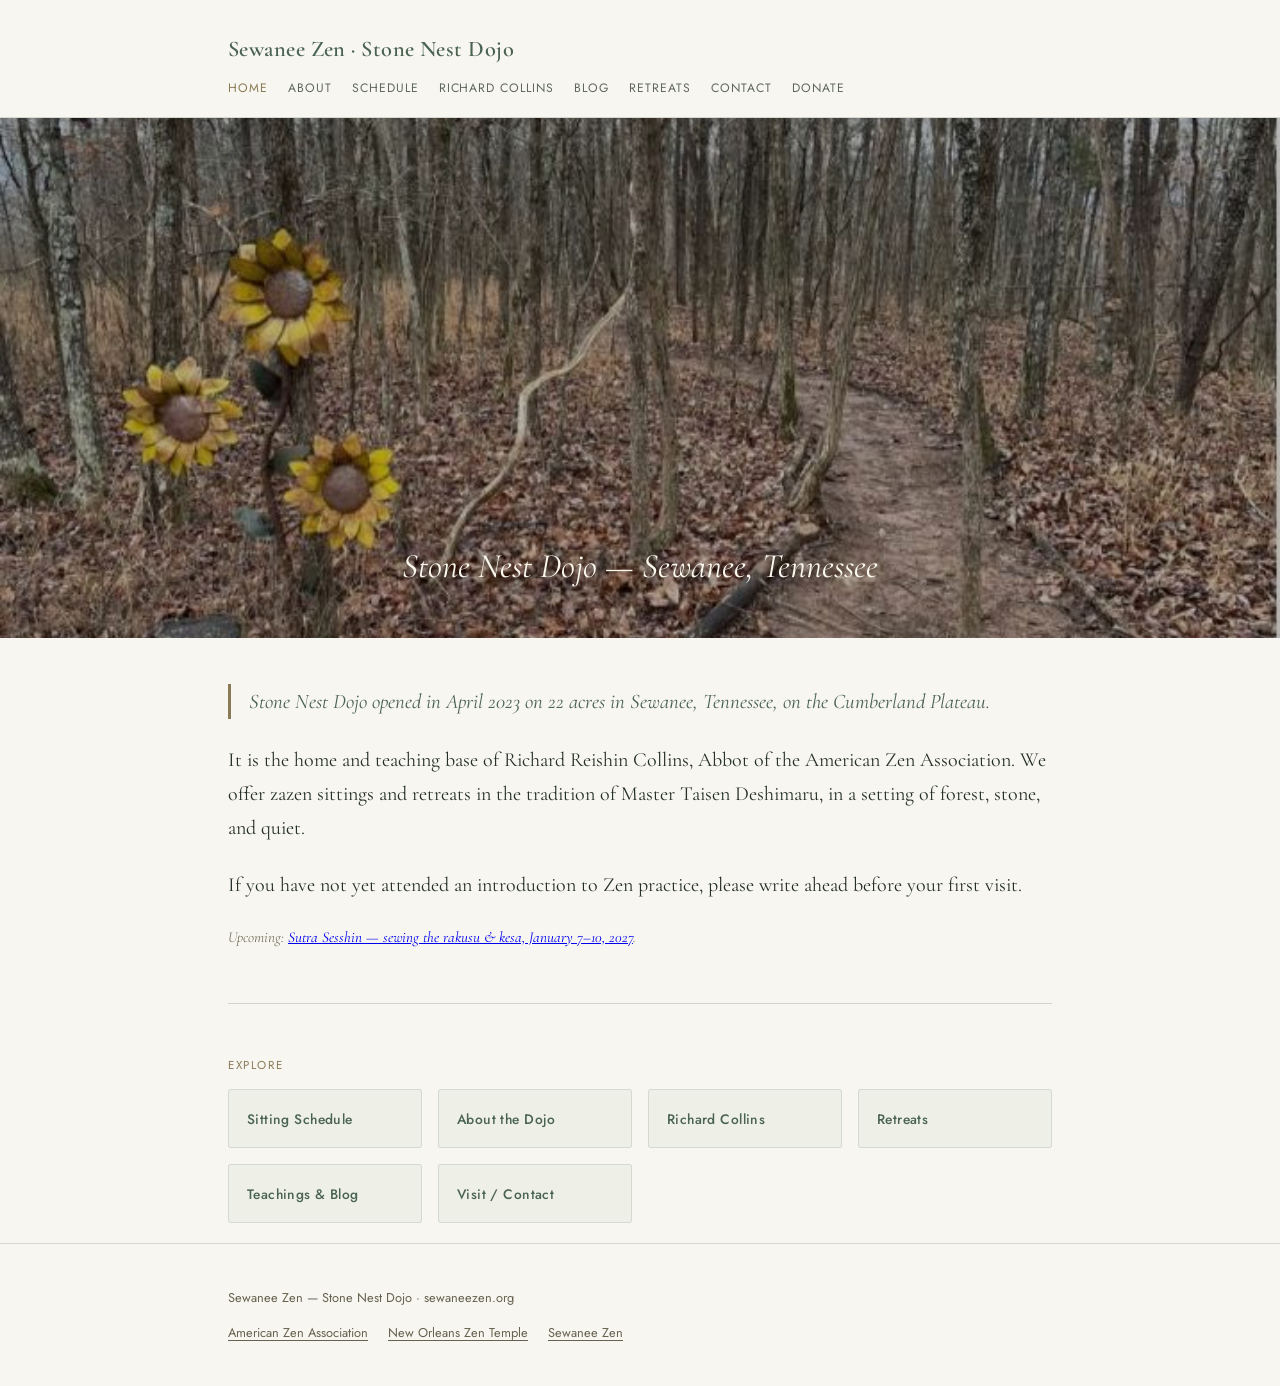
<file: index.html>
<!doctype html>
<html lang="en">
<head>
<meta charset="utf-8">
<meta name="viewport" content="width=device-width, initial-scale=1">
<title>Home · Sewanee Zen — Stone Nest Dojo</title>
<meta name="description" content="Welcome — Sewanee Zen — Stone Nest Dojo">
<link rel="stylesheet" href="style.css">
</head>
<body>
<header class="site-header">
  <div class="wrap">
    <a class="brand" href="index.html">Sewanee Zen &middot; Stone Nest Dojo</a>
    <nav>
      <a href="index.html" class="active">Home</a>
      <a href="about.html">About</a>
      <a href="schedule.html">Schedule</a>
      <a href="richard-collins.html">Richard Collins</a>
      <a href="blog.html">Blog</a>
      <a href="retreats.html">Retreats</a>
      <a href="contact.html">Contact</a>
      <a href="donate.html">Donate</a>
    </nav>
  </div>
</header>

<div class="hero-wrap">
  <img src="images/sewanee_sunflower_trail.jpg" alt="Sewanee Zen — Stone Nest Dojo">
  <div class="hero-overlay"><div class="wrap"><p class="hero-tagline">Stone Nest Dojo — Sewanee, Tennessee</p></div></div>
</div>
<main class="wrap">
  
  <div class="content">
  
  <p class="lead">Stone Nest Dojo opened in April 2023 on 22 acres in Sewanee, Tennessee, on the Cumberland Plateau.</p>
  <p>It is the home and teaching base of Richard Reishin Collins, Abbot of the American Zen Association. We offer zazen sittings and retreats in the tradition of Master Taisen Deshimaru, in a setting of forest, stone, and quiet.</p>
  <p>If you have not yet attended an introduction to Zen practice, please write ahead before your first visit.</p>
  <p class="note-soft">Upcoming: <a href="sewing-sesshin.html">Sutra Sesshin — sewing the rakusu &amp; kesa, January 7–10, 2027</a>.</p>
  <hr class="divider">
  <p class="eyebrow" style="margin-top:0;">Explore</p>
  <div class="card-row">
    <a class="card" href="schedule.html"><div class="card-title">Sitting Schedule</div></a>
    <a class="card" href="about.html"><div class="card-title">About the Dojo</div></a>
    <a class="card" href="richard-collins.html"><div class="card-title">Richard Collins</div></a>
    <a class="card" href="retreats.html"><div class="card-title">Retreats</div></a>
    <a class="card" href="blog.html"><div class="card-title">Teachings &amp; Blog</div></a>
    <a class="card" href="contact.html"><div class="card-title">Visit / Contact</div></a>
  </div>

  </div>
</main>
<footer class="site-footer">
  <div class="wrap">
    <p>Sewanee Zen — Stone Nest Dojo &middot; sewaneezen.org</p>
    <p class="crosslinks"><a href="https://americanzenassociation.org">American Zen Association</a> <a href="https://neworleanszentemple.org">New Orleans Zen Temple</a> <a href="https://sewaneezen.org">Sewanee Zen</a></p>
  </div>
</footer>
</body>
</html>
</file>
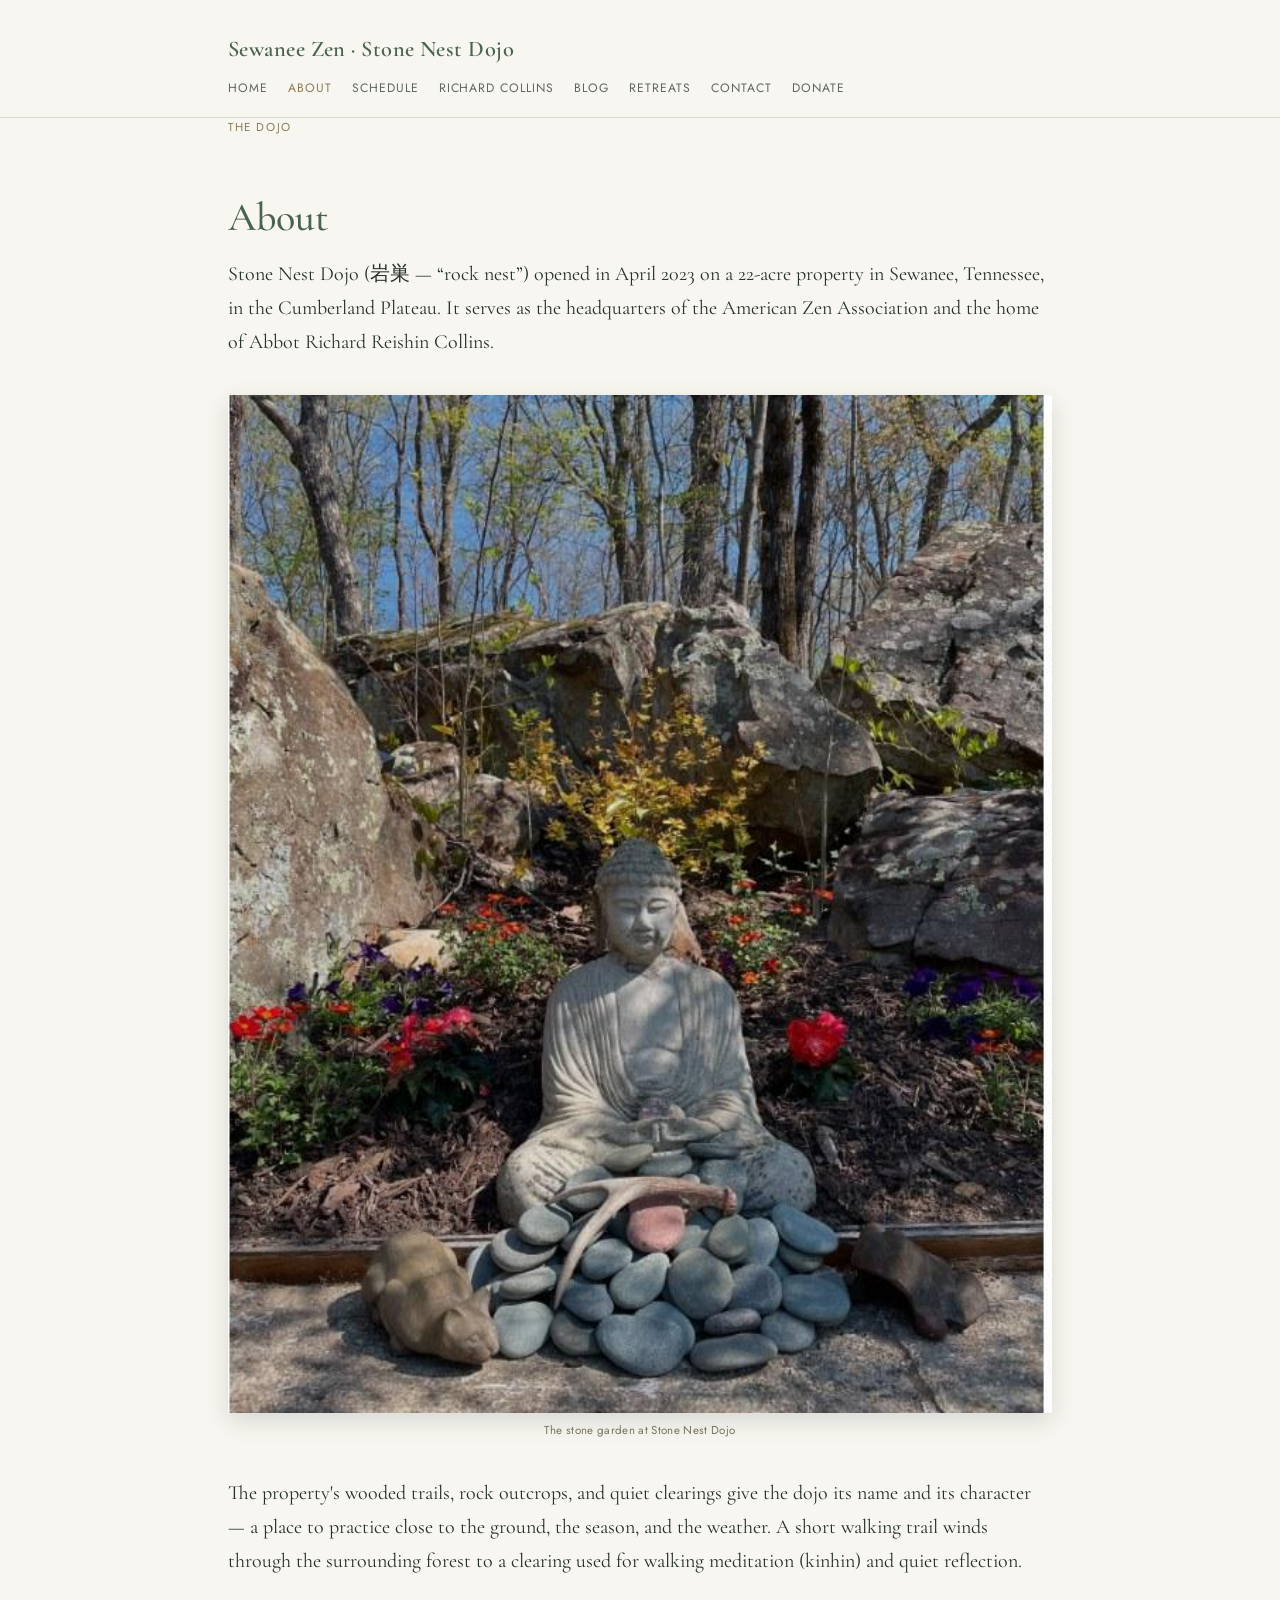
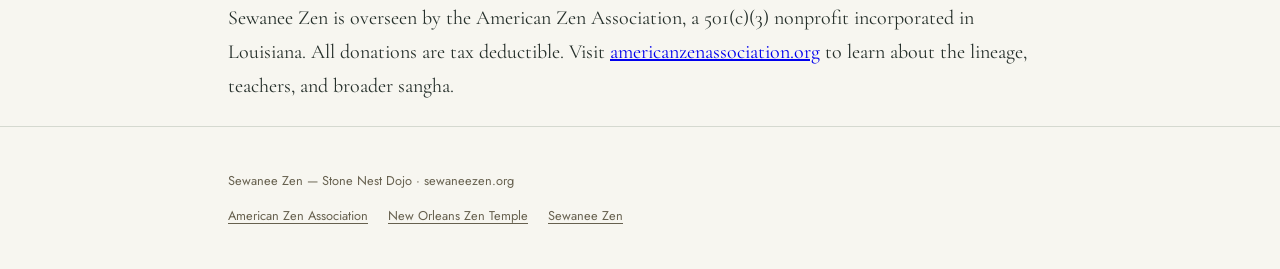
<file: about.html>
<!doctype html>
<html lang="en">
<head>
<meta charset="utf-8">
<meta name="viewport" content="width=device-width, initial-scale=1">
<title>About · Sewanee Zen — Stone Nest Dojo</title>
<meta name="description" content="The Dojo — Sewanee Zen — Stone Nest Dojo">
<link rel="stylesheet" href="style.css">
</head>
<body>
<header class="site-header">
  <div class="wrap">
    <a class="brand" href="index.html">Sewanee Zen &middot; Stone Nest Dojo</a>
    <nav>
      <a href="index.html">Home</a>
      <a href="about.html" class="active">About</a>
      <a href="schedule.html">Schedule</a>
      <a href="richard-collins.html">Richard Collins</a>
      <a href="blog.html">Blog</a>
      <a href="retreats.html">Retreats</a>
      <a href="contact.html">Contact</a>
      <a href="donate.html">Donate</a>
    </nav>
  </div>
</header>

<main class="wrap">
  <p class="eyebrow">The Dojo</p><h1 class="page-title">About</h1>
  <div class="content">
  
  <p>Stone Nest Dojo (岩巣 — &ldquo;rock nest&rdquo;) opened in April 2023 on a 22-acre property in Sewanee, Tennessee, in the Cumberland Plateau. It serves as the headquarters of the American Zen Association and the home of Abbot Richard Reishin Collins.</p>
  <figure class="wide-photo">
    <img src="images/sewanee_buddha_garden.jpg" alt="Stone garden at Stone Nest Dojo">
    <figcaption>The stone garden at Stone Nest Dojo</figcaption>
  </figure>
  <p>The property's wooded trails, rock outcrops, and quiet clearings give the dojo its name and its character — a place to practice close to the ground, the season, and the weather. A short walking trail winds through the surrounding forest to a clearing used for walking meditation (kinhin) and quiet reflection.</p>
  <p>Sewanee Zen is overseen by the American Zen Association, a 501(c)(3) nonprofit incorporated in Louisiana. All donations are tax deductible. Visit <a href="https://americanzenassociation.org">americanzenassociation.org</a> to learn about the lineage, teachers, and broader sangha.</p>

  </div>
</main>
<footer class="site-footer">
  <div class="wrap">
    <p>Sewanee Zen — Stone Nest Dojo &middot; sewaneezen.org</p>
    <p class="crosslinks"><a href="https://americanzenassociation.org">American Zen Association</a> <a href="https://neworleanszentemple.org">New Orleans Zen Temple</a> <a href="https://sewaneezen.org">Sewanee Zen</a></p>
  </div>
</footer>
</body>
</html>
</file>
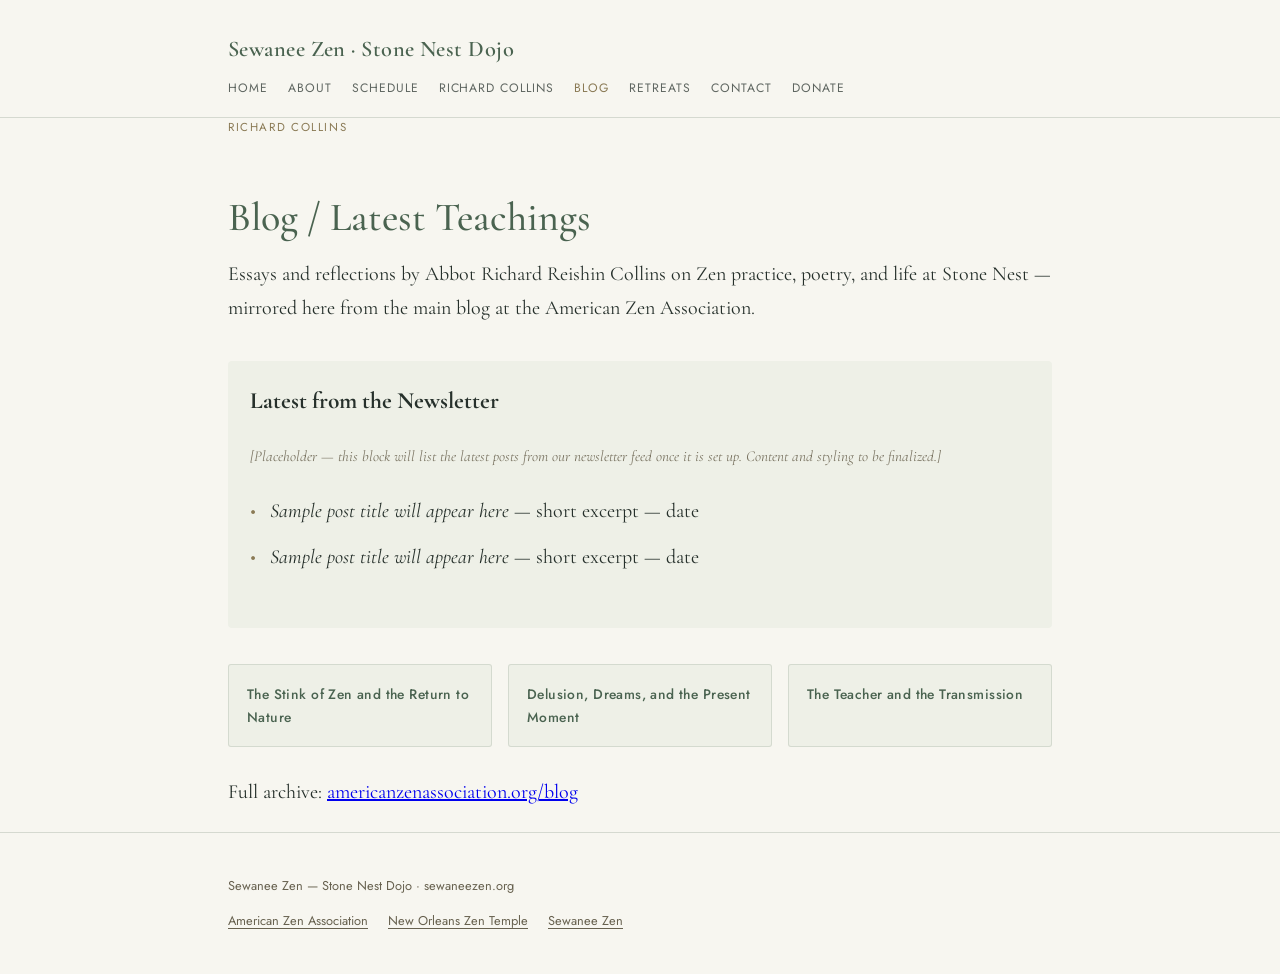
<file: blog.html>
<!doctype html>
<html lang="en">
<head>
<meta charset="utf-8">
<meta name="viewport" content="width=device-width, initial-scale=1">
<title>Blog / Latest Teachings · Sewanee Zen — Stone Nest Dojo</title>
<meta name="description" content="Richard Collins — Sewanee Zen — Stone Nest Dojo">
<link rel="stylesheet" href="style.css">
</head>
<body>
<header class="site-header">
  <div class="wrap">
    <a class="brand" href="index.html">Sewanee Zen &middot; Stone Nest Dojo</a>
    <nav>
      <a href="index.html">Home</a>
      <a href="about.html">About</a>
      <a href="schedule.html">Schedule</a>
      <a href="richard-collins.html">Richard Collins</a>
      <a href="blog.html" class="active">Blog</a>
      <a href="retreats.html">Retreats</a>
      <a href="contact.html">Contact</a>
      <a href="donate.html">Donate</a>
    </nav>
  </div>
</header>

<main class="wrap">
  <p class="eyebrow">Richard Collins</p><h1 class="page-title">Blog / Latest Teachings</h1>
  <div class="content">
  
  <p>Essays and reflections by Abbot Richard Reishin Collins on Zen practice, poetry, and life at Stone Nest — mirrored here from the main blog at the American Zen Association.</p>
  <div class="info-box" id="rss-feed-placeholder">
    <h3>Latest from the Newsletter</h3>
    <p class="note-soft">[Placeholder &mdash; this block will list the latest posts from our newsletter feed once it is set up. Content and styling to be finalized.]</p>
    <ul class="plain-list">
      <li><em>Sample post title will appear here</em> &mdash; short excerpt &mdash; date</li>
      <li><em>Sample post title will appear here</em> &mdash; short excerpt &mdash; date</li>
    </ul>
  </div>
  <div class="card-row">
    <a class="card" href="https://americanzenassociation.org/blog.html"><div class="card-title">The Stink of Zen and the Return to Nature</div></a>
    <a class="card" href="https://americanzenassociation.org/blog.html"><div class="card-title">Delusion, Dreams, and the Present Moment</div></a>
    <a class="card" href="https://americanzenassociation.org/blog.html"><div class="card-title">The Teacher and the Transmission</div></a>
  </div>
  <p style="margin-top:1.4em;">Full archive: <a href="https://americanzenassociation.org/blog.html">americanzenassociation.org/blog</a></p>

  </div>
</main>
<footer class="site-footer">
  <div class="wrap">
    <p>Sewanee Zen — Stone Nest Dojo &middot; sewaneezen.org</p>
    <p class="crosslinks"><a href="https://americanzenassociation.org">American Zen Association</a> <a href="https://neworleanszentemple.org">New Orleans Zen Temple</a> <a href="https://sewaneezen.org">Sewanee Zen</a></p>
  </div>
</footer>
</body>
</html>
</file>
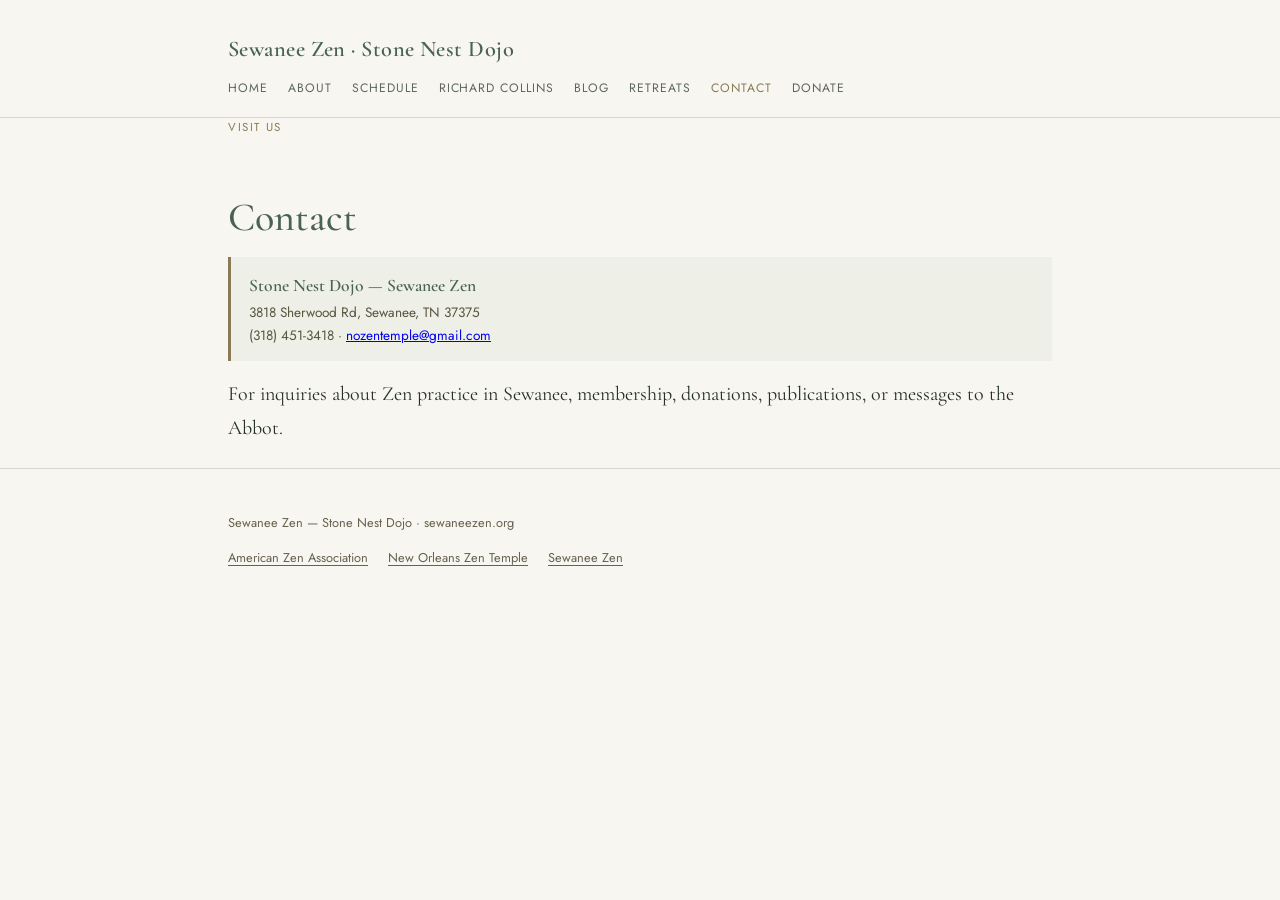
<file: contact.html>
<!doctype html>
<html lang="en">
<head>
<meta charset="utf-8">
<meta name="viewport" content="width=device-width, initial-scale=1">
<title>Contact · Sewanee Zen — Stone Nest Dojo</title>
<meta name="description" content="Visit Us — Sewanee Zen — Stone Nest Dojo">
<link rel="stylesheet" href="style.css">
</head>
<body>
<header class="site-header">
  <div class="wrap">
    <a class="brand" href="index.html">Sewanee Zen &middot; Stone Nest Dojo</a>
    <nav>
      <a href="index.html">Home</a>
      <a href="about.html">About</a>
      <a href="schedule.html">Schedule</a>
      <a href="richard-collins.html">Richard Collins</a>
      <a href="blog.html">Blog</a>
      <a href="retreats.html">Retreats</a>
      <a href="contact.html" class="active">Contact</a>
      <a href="donate.html">Donate</a>
    </nav>
  </div>
</header>

<main class="wrap">
  <p class="eyebrow">Visit Us</p><h1 class="page-title">Contact</h1>
  <div class="content">
  
  <div class="addr-card">
    <div class="addr-name">Stone Nest Dojo — Sewanee Zen</div>
    <div class="addr-detail">3818 Sherwood Rd, Sewanee, TN 37375<br>
    (318) 451-3418 &middot; <a href="mailto:nozentemple@gmail.com">nozentemple@gmail.com</a></div>
  </div>
  <p>For inquiries about Zen practice in Sewanee, membership, donations, publications, or messages to the Abbot.</p>

  </div>
</main>
<footer class="site-footer">
  <div class="wrap">
    <p>Sewanee Zen — Stone Nest Dojo &middot; sewaneezen.org</p>
    <p class="crosslinks"><a href="https://americanzenassociation.org">American Zen Association</a> <a href="https://neworleanszentemple.org">New Orleans Zen Temple</a> <a href="https://sewaneezen.org">Sewanee Zen</a></p>
  </div>
</footer>
</body>
</html>
</file>
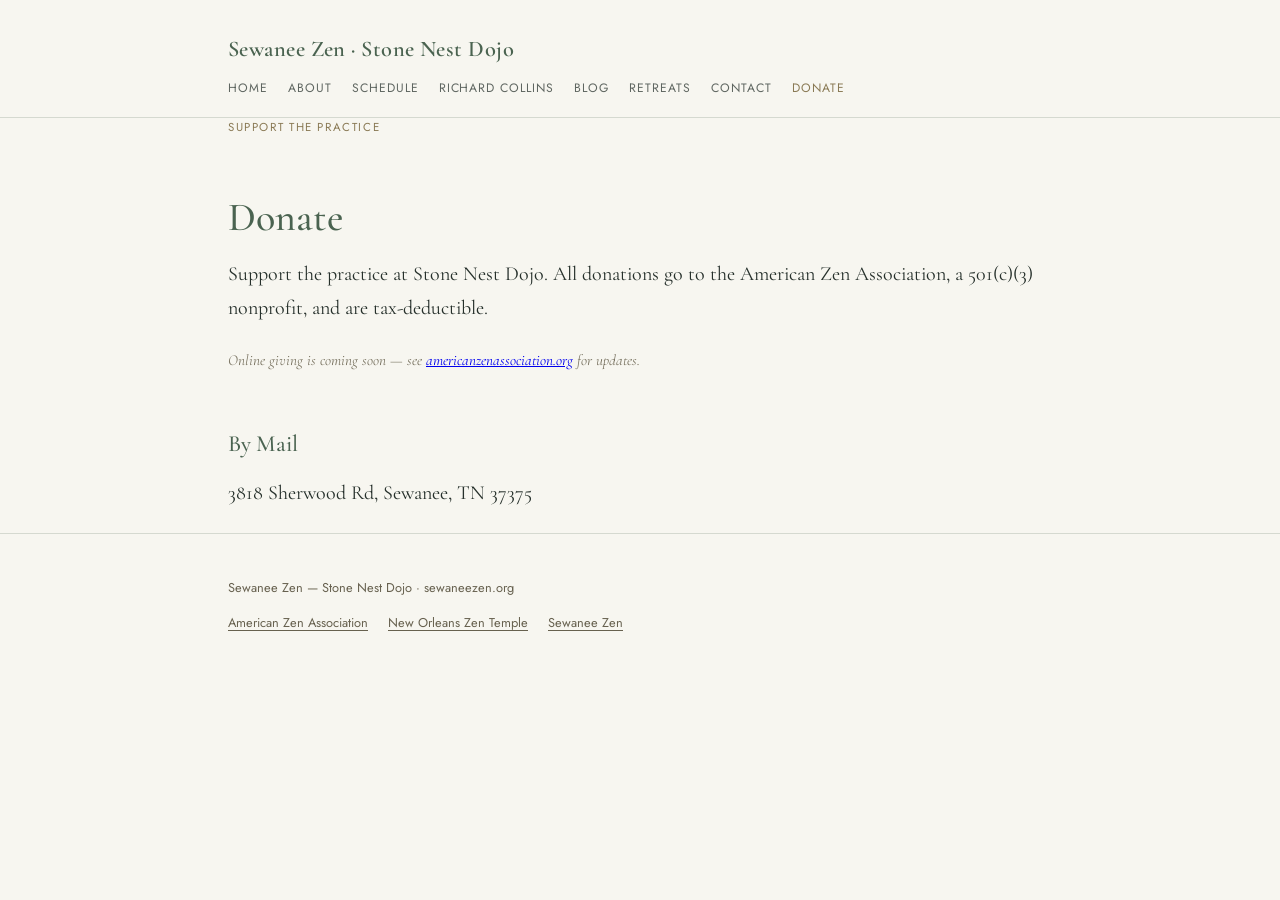
<file: donate.html>
<!doctype html>
<html lang="en">
<head>
<meta charset="utf-8">
<meta name="viewport" content="width=device-width, initial-scale=1">
<title>Donate · Sewanee Zen — Stone Nest Dojo</title>
<meta name="description" content="Support the Practice — Sewanee Zen — Stone Nest Dojo">
<link rel="stylesheet" href="style.css">
</head>
<body>
<header class="site-header">
  <div class="wrap">
    <a class="brand" href="index.html">Sewanee Zen &middot; Stone Nest Dojo</a>
    <nav>
      <a href="index.html">Home</a>
      <a href="about.html">About</a>
      <a href="schedule.html">Schedule</a>
      <a href="richard-collins.html">Richard Collins</a>
      <a href="blog.html">Blog</a>
      <a href="retreats.html">Retreats</a>
      <a href="contact.html">Contact</a>
      <a href="donate.html" class="active">Donate</a>
    </nav>
  </div>
</header>

<main class="wrap">
  <p class="eyebrow">Support the Practice</p><h1 class="page-title">Donate</h1>
  <div class="content">
  
  <p>Support the practice at Stone Nest Dojo. All donations go to the American Zen Association, a 501(c)(3) nonprofit, and are tax-deductible.</p>
  <p class="note-soft">Online giving is coming soon — see <a href="https://americanzenassociation.org/donate.html">americanzenassociation.org</a> for updates.</p>
  <h2>By Mail</h2>
  <p>3818 Sherwood Rd, Sewanee, TN 37375</p>

  </div>
</main>
<footer class="site-footer">
  <div class="wrap">
    <p>Sewanee Zen — Stone Nest Dojo &middot; sewaneezen.org</p>
    <p class="crosslinks"><a href="https://americanzenassociation.org">American Zen Association</a> <a href="https://neworleanszentemple.org">New Orleans Zen Temple</a> <a href="https://sewaneezen.org">Sewanee Zen</a></p>
  </div>
</footer>
</body>
</html>
</file>
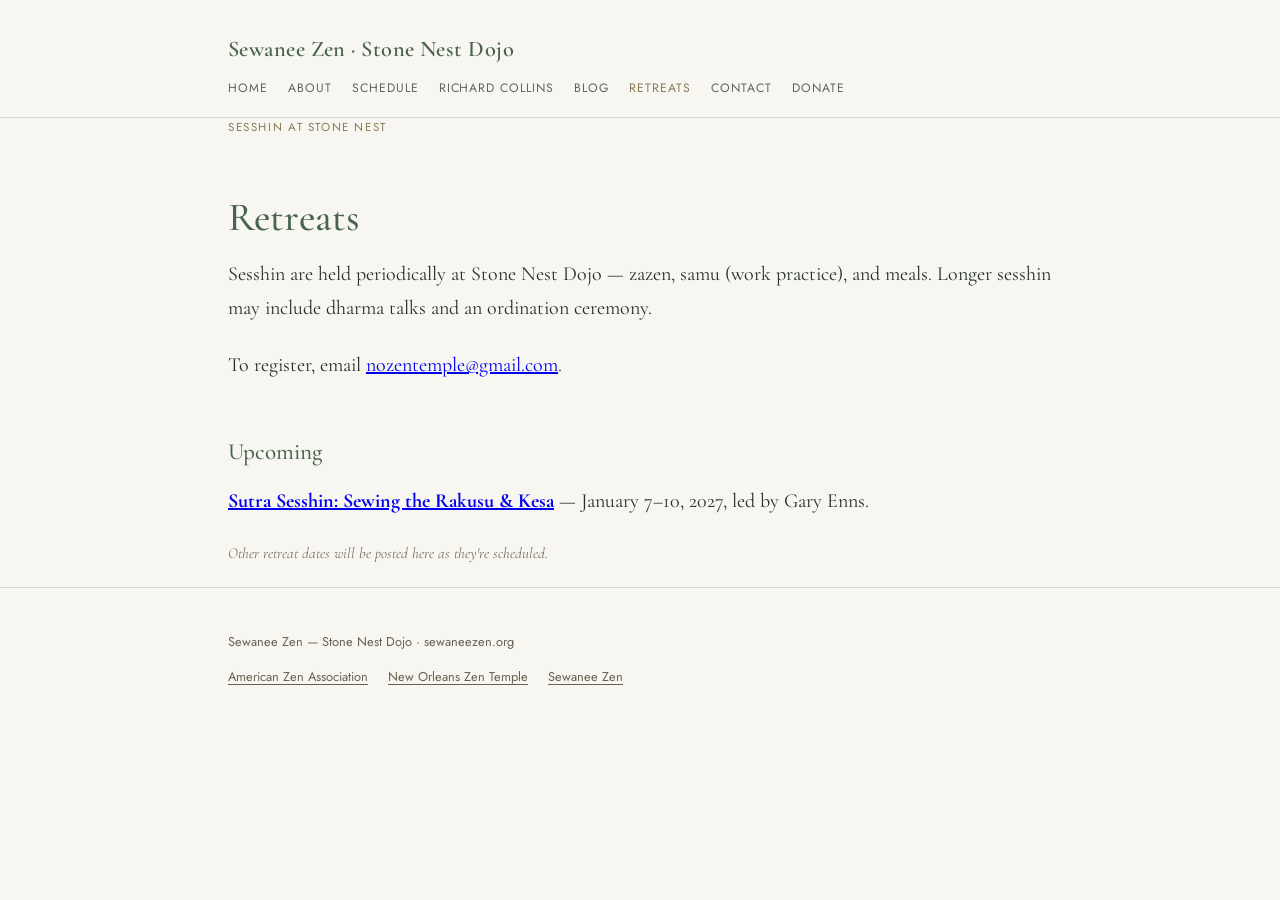
<file: retreats.html>
<!doctype html>
<html lang="en">
<head>
<meta charset="utf-8">
<meta name="viewport" content="width=device-width, initial-scale=1">
<title>Retreats · Sewanee Zen — Stone Nest Dojo</title>
<meta name="description" content="Sesshin at Stone Nest — Sewanee Zen — Stone Nest Dojo">
<link rel="stylesheet" href="style.css">
</head>
<body>
<header class="site-header">
  <div class="wrap">
    <a class="brand" href="index.html">Sewanee Zen &middot; Stone Nest Dojo</a>
    <nav>
      <a href="index.html">Home</a>
      <a href="about.html">About</a>
      <a href="schedule.html">Schedule</a>
      <a href="richard-collins.html">Richard Collins</a>
      <a href="blog.html">Blog</a>
      <a href="retreats.html" class="active">Retreats</a>
      <a href="contact.html">Contact</a>
      <a href="donate.html">Donate</a>
    </nav>
  </div>
</header>

<main class="wrap">
  <p class="eyebrow">Sesshin at Stone Nest</p><h1 class="page-title">Retreats</h1>
  <div class="content">
  
  <p>Sesshin are held periodically at Stone Nest Dojo — zazen, samu (work practice), and meals. Longer sesshin may include dharma talks and an ordination ceremony.</p>
  <p>To register, email <a href="mailto:nozentemple@gmail.com">nozentemple@gmail.com</a>.</p>
  <h2>Upcoming</h2>
  <p><strong><a href="sewing-sesshin.html">Sutra Sesshin: Sewing the Rakusu &amp; Kesa</a></strong> — January 7–10, 2027, led by Gary Enns.</p>
  <p class="note-soft">Other retreat dates will be posted here as they're scheduled.</p>

  </div>
</main>
<footer class="site-footer">
  <div class="wrap">
    <p>Sewanee Zen — Stone Nest Dojo &middot; sewaneezen.org</p>
    <p class="crosslinks"><a href="https://americanzenassociation.org">American Zen Association</a> <a href="https://neworleanszentemple.org">New Orleans Zen Temple</a> <a href="https://sewaneezen.org">Sewanee Zen</a></p>
  </div>
</footer>
</body>
</html>
</file>
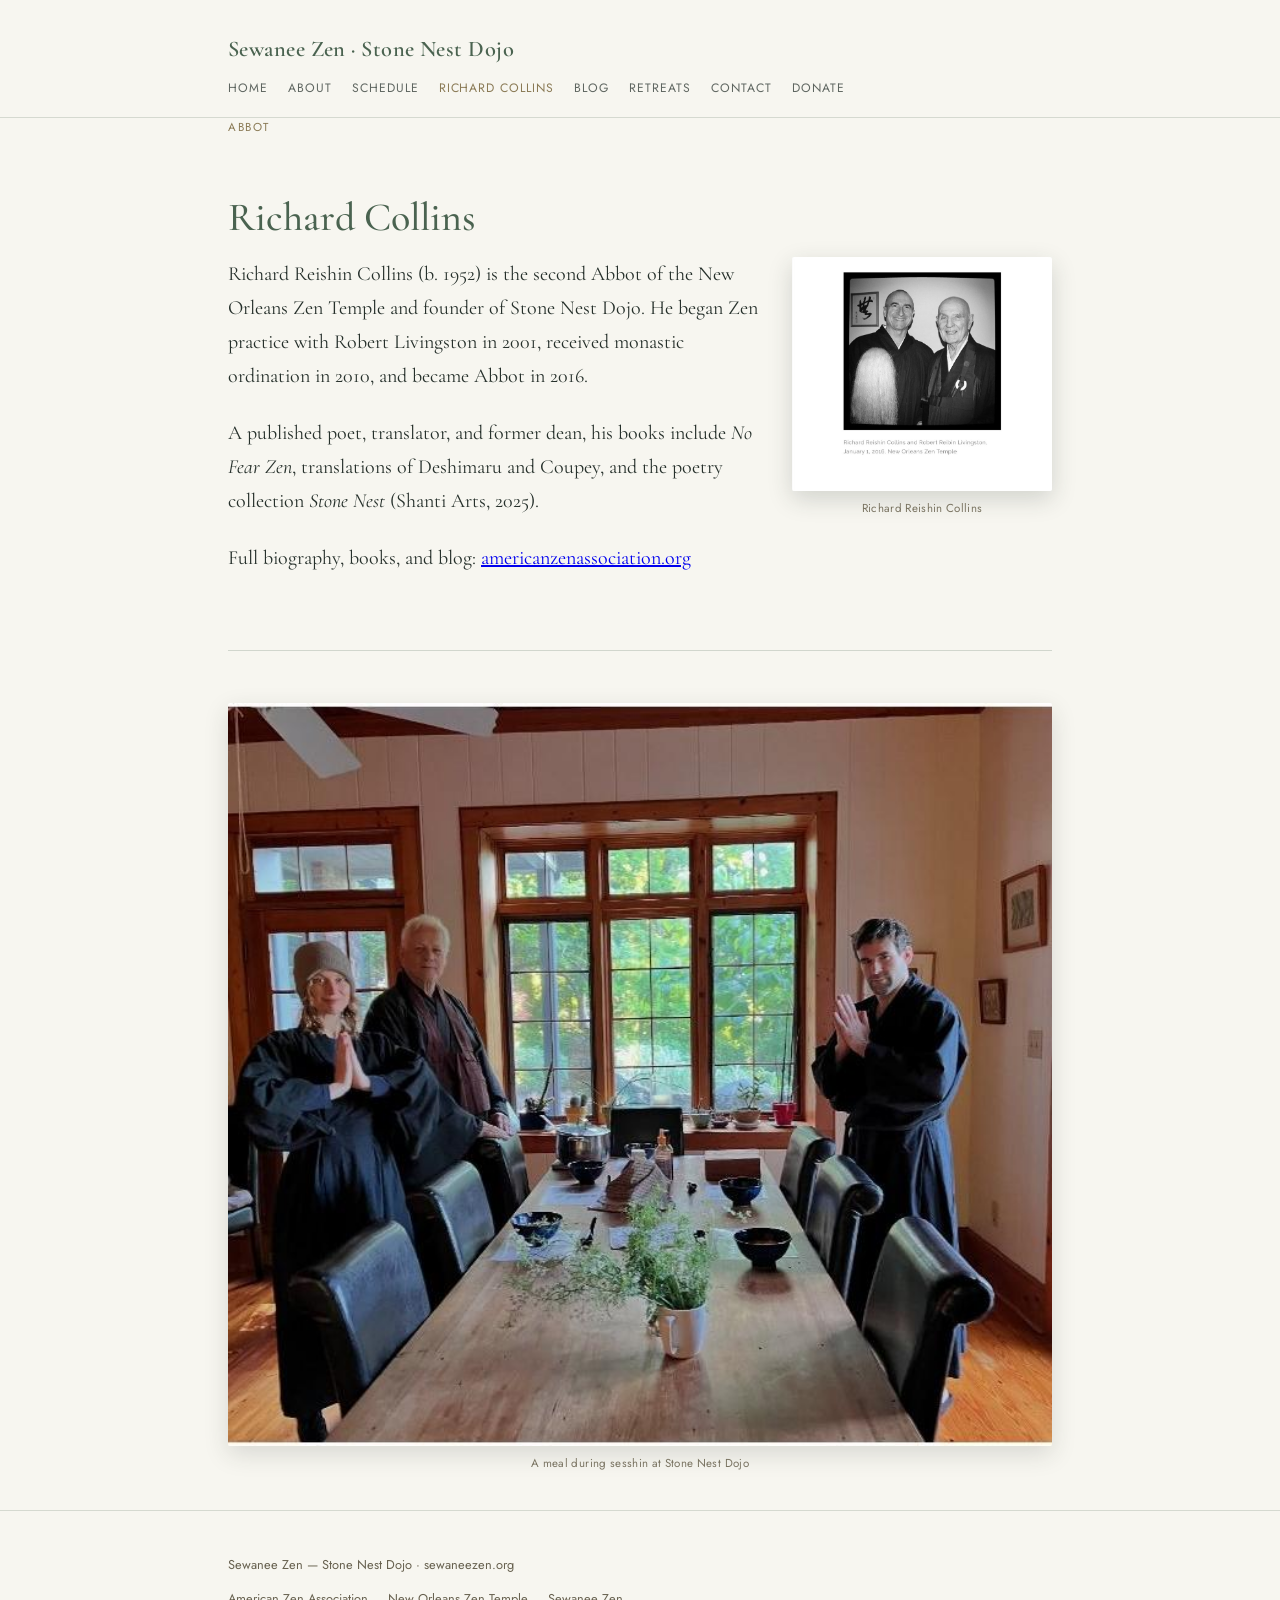
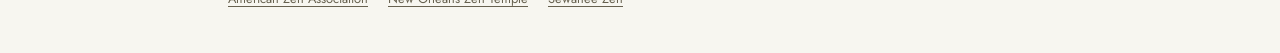
<file: richard-collins.html>
<!doctype html>
<html lang="en">
<head>
<meta charset="utf-8">
<meta name="viewport" content="width=device-width, initial-scale=1">
<title>Richard Collins · Sewanee Zen — Stone Nest Dojo</title>
<meta name="description" content="Abbot — Sewanee Zen — Stone Nest Dojo">
<link rel="stylesheet" href="style.css">
</head>
<body>
<header class="site-header">
  <div class="wrap">
    <a class="brand" href="index.html">Sewanee Zen &middot; Stone Nest Dojo</a>
    <nav>
      <a href="index.html">Home</a>
      <a href="about.html">About</a>
      <a href="schedule.html">Schedule</a>
      <a href="richard-collins.html" class="active">Richard Collins</a>
      <a href="blog.html">Blog</a>
      <a href="retreats.html">Retreats</a>
      <a href="contact.html">Contact</a>
      <a href="donate.html">Donate</a>
    </nav>
  </div>
</header>

<main class="wrap">
  <p class="eyebrow">Abbot</p><h1 class="page-title">Richard Collins</h1>
  <div class="content">
  <div class="clearfix">
  <figure class="portrait"><img src="images/collins_livingston_2016.jpg" alt="Richard Reishin Collins"><figcaption>Richard Reishin Collins</figcaption></figure>
  <p>Richard Reishin Collins (b. 1952) is the second Abbot of the New Orleans Zen Temple and founder of Stone Nest Dojo. He began Zen practice with Robert Livingston in 2001, received monastic ordination in 2010, and became Abbot in 2016.</p>
  <p>A published poet, translator, and former dean, his books include <em>No Fear Zen</em>, translations of Deshimaru and Coupey, and the poetry collection <em>Stone Nest</em> (Shanti Arts, 2025).</p>
  <p>Full biography, books, and blog: <a href="https://americanzenassociation.org">americanzenassociation.org</a></p>
</div>
<hr class="divider">
<figure class="wide-photo">
  <img src="images/sewanee_sesshin_meal.jpg" alt="Sesshin meal at Stone Nest Dojo">
  <figcaption>A meal during sesshin at Stone Nest Dojo</figcaption>
</figure>

  </div>
</main>
<footer class="site-footer">
  <div class="wrap">
    <p>Sewanee Zen — Stone Nest Dojo &middot; sewaneezen.org</p>
    <p class="crosslinks"><a href="https://americanzenassociation.org">American Zen Association</a> <a href="https://neworleanszentemple.org">New Orleans Zen Temple</a> <a href="https://sewaneezen.org">Sewanee Zen</a></p>
  </div>
</footer>
</body>
</html>
</file>
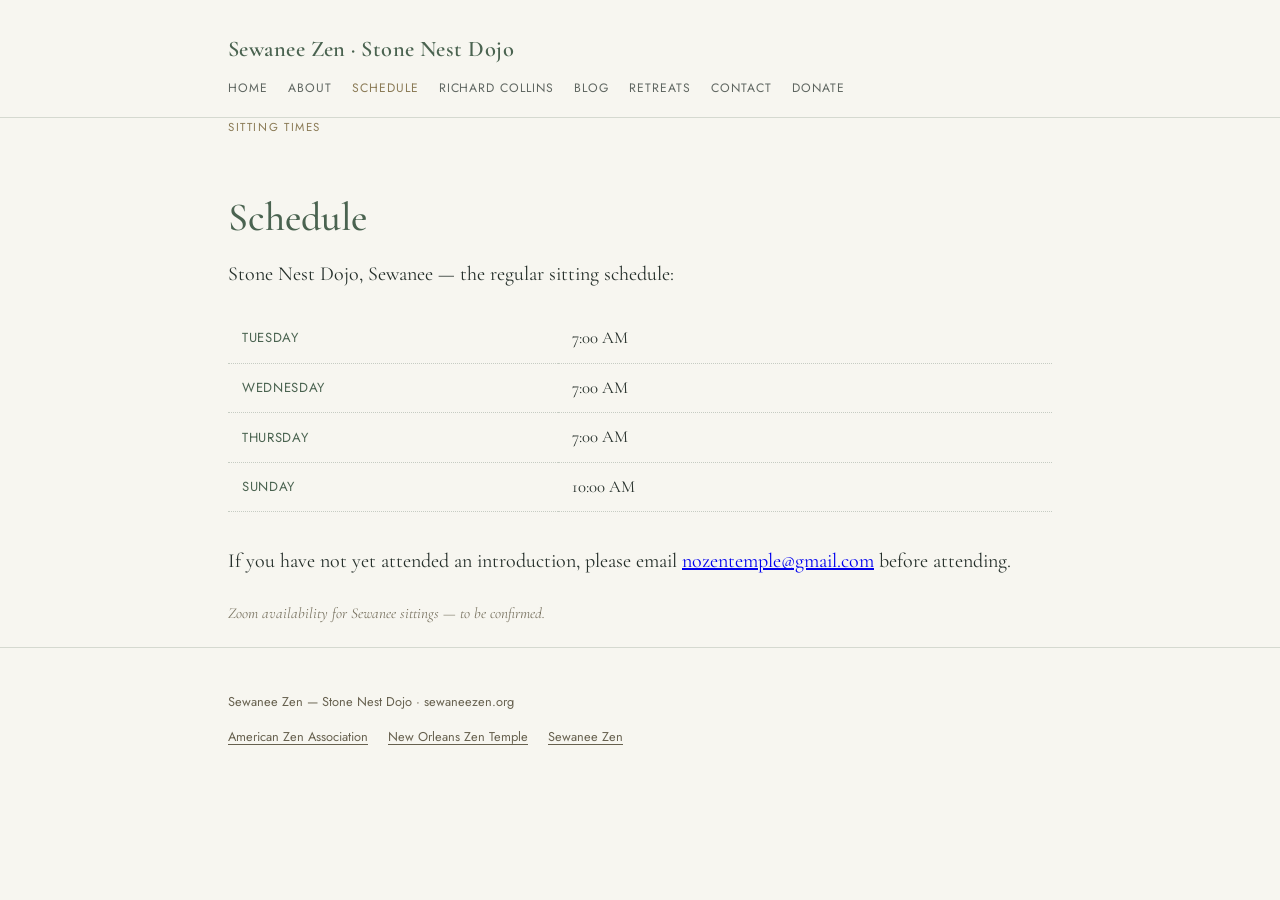
<file: schedule.html>
<!doctype html>
<html lang="en">
<head>
<meta charset="utf-8">
<meta name="viewport" content="width=device-width, initial-scale=1">
<title>Schedule · Sewanee Zen — Stone Nest Dojo</title>
<meta name="description" content="Sitting Times — Sewanee Zen — Stone Nest Dojo">
<link rel="stylesheet" href="style.css">
</head>
<body>
<header class="site-header">
  <div class="wrap">
    <a class="brand" href="index.html">Sewanee Zen &middot; Stone Nest Dojo</a>
    <nav>
      <a href="index.html">Home</a>
      <a href="about.html">About</a>
      <a href="schedule.html" class="active">Schedule</a>
      <a href="richard-collins.html">Richard Collins</a>
      <a href="blog.html">Blog</a>
      <a href="retreats.html">Retreats</a>
      <a href="contact.html">Contact</a>
      <a href="donate.html">Donate</a>
    </nav>
  </div>
</header>

<main class="wrap">
  <p class="eyebrow">Sitting Times</p><h1 class="page-title">Schedule</h1>
  <div class="content">
  
  <p>Stone Nest Dojo, Sewanee — the regular sitting schedule:</p>
  <table class="schedule-table">
    <tr><td>Tuesday</td><td>7:00 AM</td></tr>
    <tr><td>Wednesday</td><td>7:00 AM</td></tr>
    <tr><td>Thursday</td><td>7:00 AM</td></tr>
    <tr><td>Sunday</td><td>10:00 AM</td></tr>
  </table>
  <p>If you have not yet attended an introduction, please email <a href="mailto:nozentemple@gmail.com">nozentemple@gmail.com</a> before attending.</p>
  <p class="note-soft">Zoom availability for Sewanee sittings — to be confirmed.</p>

  </div>
</main>
<footer class="site-footer">
  <div class="wrap">
    <p>Sewanee Zen — Stone Nest Dojo &middot; sewaneezen.org</p>
    <p class="crosslinks"><a href="https://americanzenassociation.org">American Zen Association</a> <a href="https://neworleanszentemple.org">New Orleans Zen Temple</a> <a href="https://sewaneezen.org">Sewanee Zen</a></p>
  </div>
</footer>
</body>
</html>
</file>
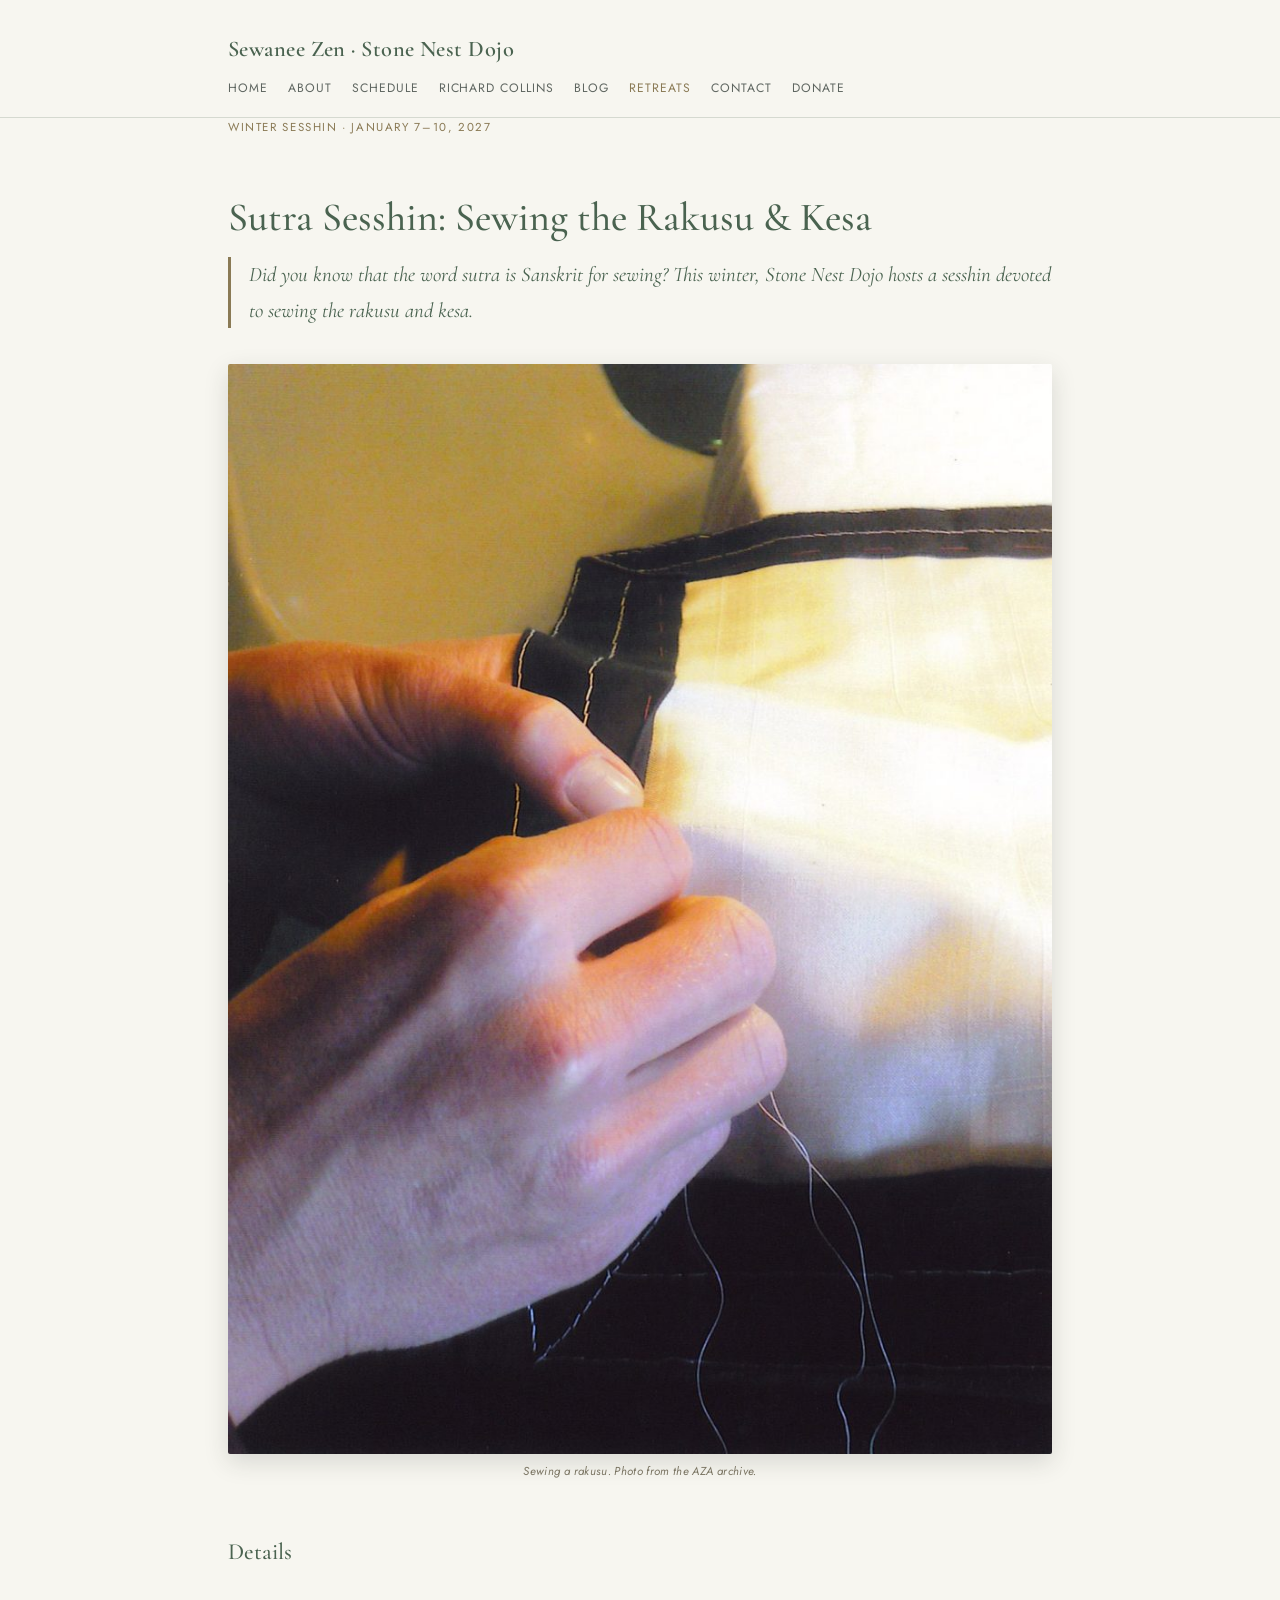
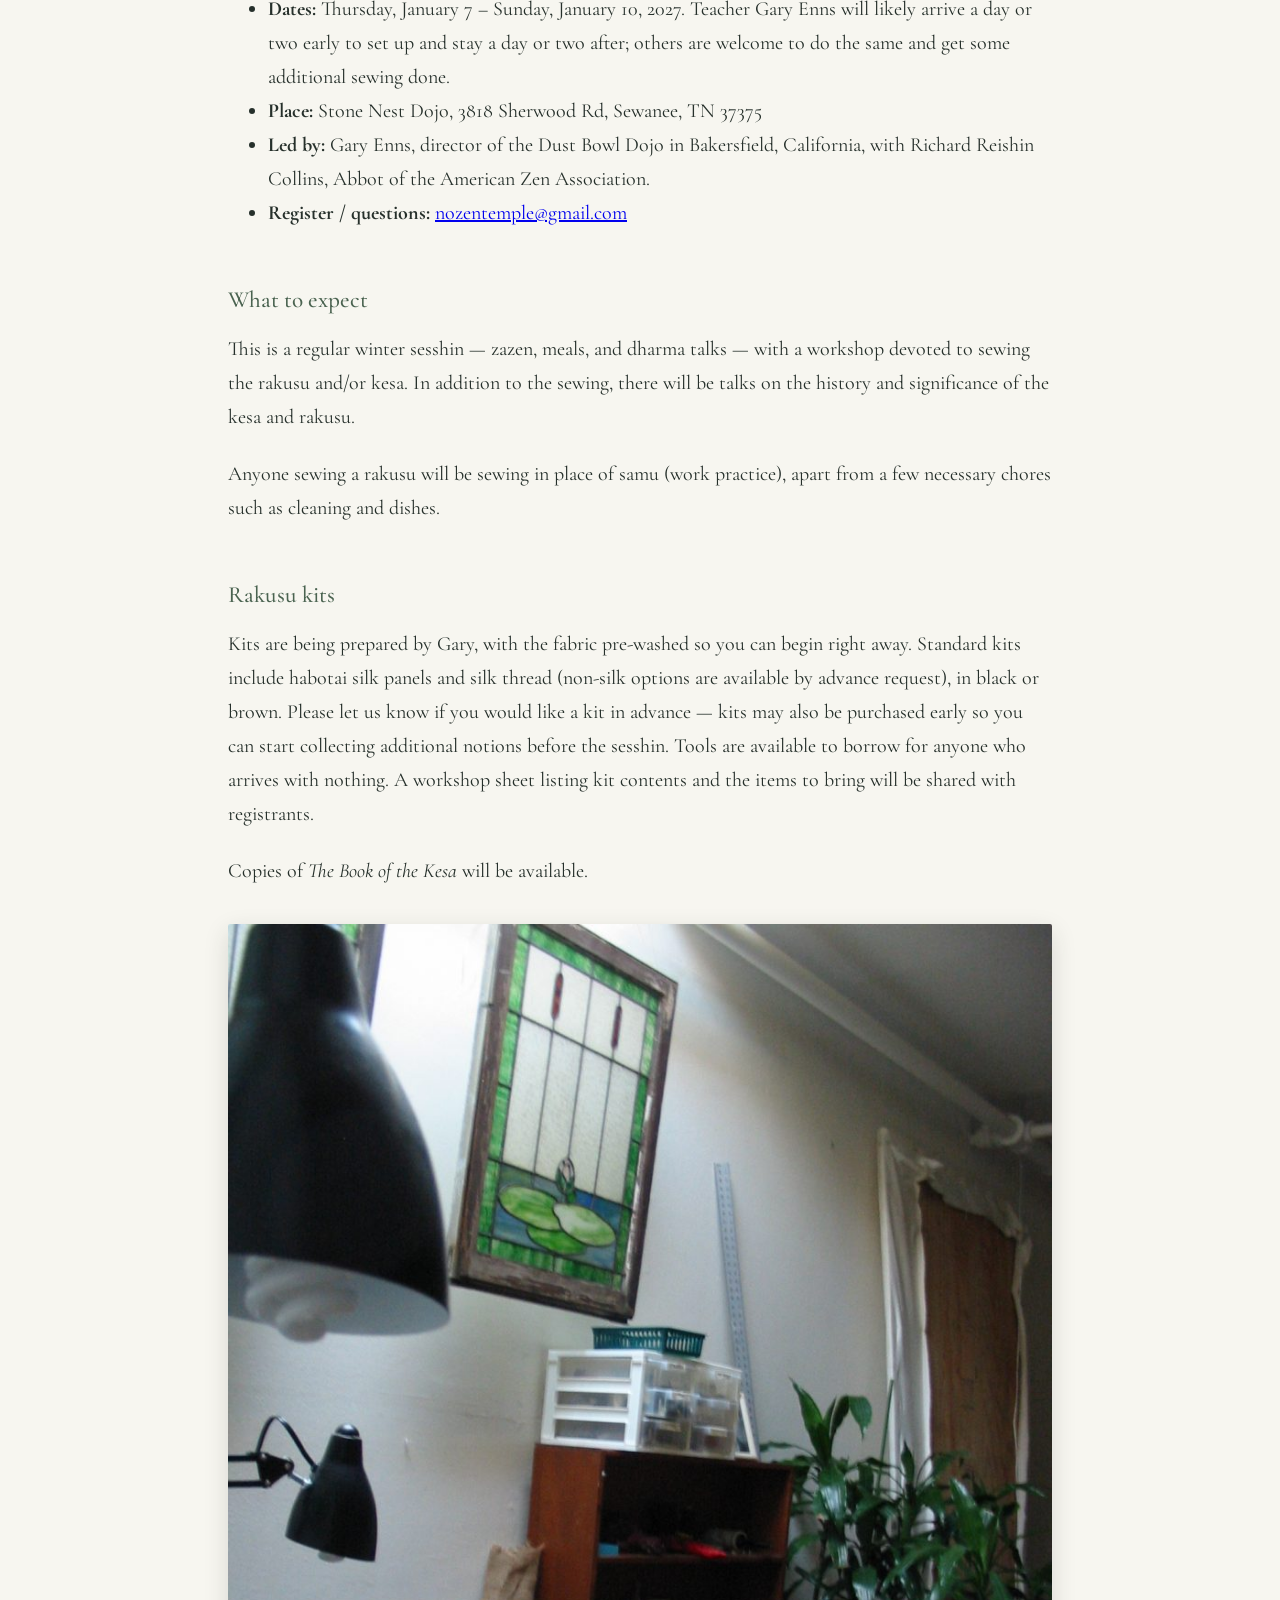
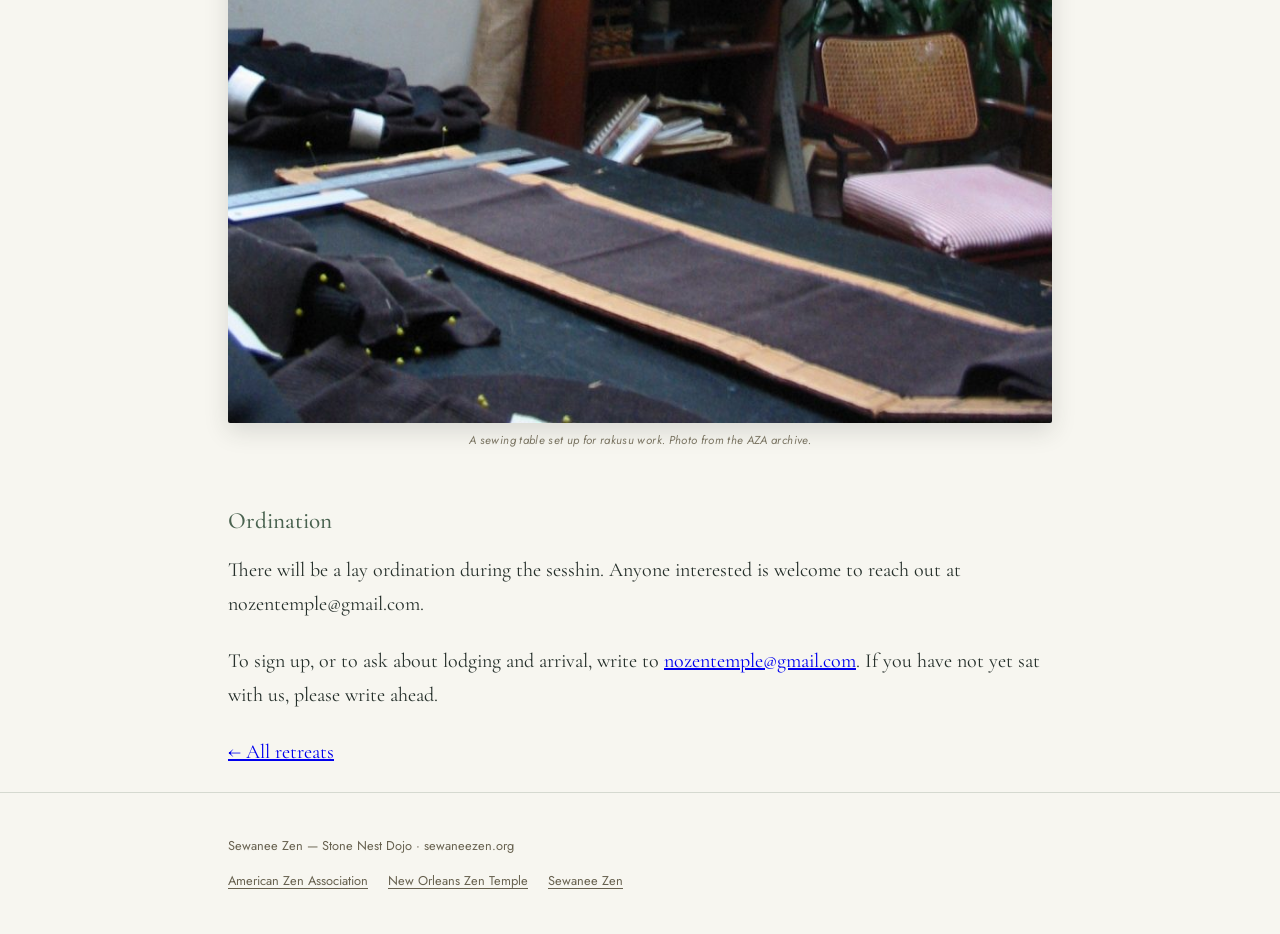
<file: sewing-sesshin.html>
<!doctype html>
<html lang="en">
<head>
<meta charset="utf-8">
<meta name="viewport" content="width=device-width, initial-scale=1">
<title>Sutra Sesshin — Sewing the Rakusu &amp; Kesa · Sewanee Zen — Stone Nest Dojo</title>
<meta name="description" content="Winter sesshin and rakusu/kesa sewing workshop at Stone Nest Dojo, Sewanee, TN, January 7–10, 2027, led by Gary Enns.">
<link rel="stylesheet" href="style.css">
</head>
<body>
<header class="site-header">
  <div class="wrap">
    <a class="brand" href="index.html">Sewanee Zen &middot; Stone Nest Dojo</a>
    <nav>
      <a href="index.html">Home</a>
      <a href="about.html">About</a>
      <a href="schedule.html">Schedule</a>
      <a href="richard-collins.html">Richard Collins</a>
      <a href="blog.html">Blog</a>
      <a href="retreats.html" class="active">Retreats</a>
      <a href="contact.html">Contact</a>
      <a href="donate.html">Donate</a>
    </nav>
  </div>
</header>

<main class="wrap">
  <p class="eyebrow">Winter Sesshin · January 7–10, 2027</p><h1 class="page-title">Sutra Sesshin: Sewing the Rakusu &amp; Kesa</h1>
  <div class="content">

  <p class="lead">Did you know that the word <em>sutra</em> is Sanskrit for <em>sewing</em>? This winter, Stone Nest Dojo hosts a sesshin devoted to sewing the rakusu and kesa.</p>

  <figure class="wide-photo"><img src="images/sewing_hands.jpg" alt="Hands sewing a rakusu"><figcaption class="note-soft">Sewing a rakusu. Photo from the AZA archive.</figcaption></figure>

  <h2>Details</h2>
  <ul>
    <li><strong>Dates:</strong> Thursday, January 7 – Sunday, January 10, 2027. Teacher Gary Enns will likely arrive a day or two early to set up and stay a day or two after; others are welcome to do the same and get some additional sewing done.</li>
    <li><strong>Place:</strong> Stone Nest Dojo, 3818 Sherwood Rd, Sewanee, TN 37375</li>
    <li><strong>Led by:</strong> Gary Enns, director of the Dust Bowl Dojo in Bakersfield, California, with Richard Reishin Collins, Abbot of the American Zen Association.</li>
    <li><strong>Register / questions:</strong> <a href="mailto:nozentemple@gmail.com">nozentemple@gmail.com</a></li>
  </ul>

  <h2>What to expect</h2>
  <p>This is a regular winter sesshin — zazen, meals, and dharma talks — with a workshop devoted to sewing the rakusu and/or kesa. In addition to the sewing, there will be talks on the history and significance of the kesa and rakusu.</p>
  <p>Anyone sewing a rakusu will be sewing in place of samu (work practice), apart from a few necessary chores such as cleaning and dishes.</p>

  <h2>Rakusu kits</h2>
  <p>Kits are being prepared by Gary, with the fabric pre-washed so you can begin right away. Standard kits include habotai silk panels and silk thread (non-silk options are available by advance request), in black or brown. Please let us know if you would like a kit in advance — kits may also be purchased early so you can start collecting additional notions before the sesshin. Tools are available to borrow for anyone who arrives with nothing. A workshop sheet listing kit contents and the items to bring will be shared with registrants.</p>
  <p>Copies of <em>The Book of the Kesa</em> will be available.</p>

  <figure class="wide-photo"><img src="images/sewing_table.jpg" alt="A sewing table set up in the dojo with rakusu fabric"><figcaption class="note-soft">A sewing table set up for rakusu work. Photo from the AZA archive.</figcaption></figure>

  <h2>Ordination</h2>
  <p>There will be a lay ordination during the sesshin. Anyone interested is welcome to reach out at nozentemple@gmail.com.</p>

  <p>To sign up, or to ask about lodging and arrival, write to <a href="mailto:nozentemple@gmail.com">nozentemple@gmail.com</a>. If you have not yet sat with us, please write ahead.</p>

  <p><a href="retreats.html">&larr; All retreats</a></p>
  </div>
</main>
<footer class="site-footer">
  <div class="wrap">
    <p>Sewanee Zen — Stone Nest Dojo &middot; sewaneezen.org</p>
    <p class="crosslinks"><a href="https://americanzenassociation.org">American Zen Association</a> <a href="https://neworleanszentemple.org">New Orleans Zen Temple</a> <a href="https://sewaneezen.org">Sewanee Zen</a></p>
  </div>
</footer>
</body>
</html>
</file>
<file: style.css>
@import url('https://fonts.googleapis.com/css2?family=Cormorant+Garamond:ital,wght@0,400;0,500;0,600;1,400&family=Jost:wght@400;500&display=swap');

:root {
  --ink: #26302b; --primary: #4a6350; --accent: #8a7a55;
  --bg: #f7f6f0; --bg-alt: #eef0e7;
}
* { box-sizing: border-box; }
html { scroll-behavior: smooth; }
body {
  margin: 0; background: var(--bg); color: var(--ink);
  font-family: 'Cormorant Garamond', Georgia, serif;
  font-size: 20px; line-height: 1.7; -webkit-font-smoothing: antialiased;
}
.wrap { max-width: 880px; margin: 0 auto; padding: 0 28px; }

.site-header { padding: 30px 0 18px; border-bottom: 1px solid rgba(74,99,80,0.2); }
.site-header .wrap { display: flex; justify-content: space-between; align-items: baseline; flex-wrap: wrap; row-gap: 10px; }
.brand { color: var(--primary); text-decoration: none; font-size: 1.4rem; letter-spacing: 0.02em; font-weight: 600; }
nav { display: flex; flex-wrap: wrap; gap: 18px 20px; }
nav a {
  color: var(--ink); text-decoration: none; opacity: 0.72;
  font-family: 'Jost', sans-serif; font-size: 0.76rem; letter-spacing: 0.08em; text-transform: uppercase;
}
nav a:hover, nav a.active { opacity: 1; color: var(--accent); }

main { padding: 0 0 70px; }

.hero-wrap { position: relative; width: 100%; height: 58vh; min-height: 320px; max-height: 520px; overflow: hidden; margin-bottom: 46px; }
.hero-wrap img { width: 100%; height: 100%; object-fit: cover; filter: saturate(0.95) brightness(0.72); }
.hero-overlay { position: absolute; inset: 0; display: flex; align-items: flex-end; }
.hero-overlay .wrap { padding-bottom: 42px; }
.hero-tagline {
  color: #fbf8ee; font-style: italic; font-weight: 400; font-size: clamp(1.4rem, 3vw, 2.15rem);
  max-width: 640px; text-shadow: 0 2px 18px rgba(0,0,0,0.45); margin: 0;
}

h1.page-title { font-weight: 500; font-size: 2.5rem; color: var(--primary); margin: 46px 0 6px; }
.eyebrow { font-family: 'Jost', sans-serif; text-transform: uppercase; letter-spacing: 0.14em; font-size: 0.72rem; color: var(--accent); margin: 0 0 10px; }

.content h2 { font-weight: 500; font-size: 1.45rem; color: var(--primary); margin: 2.2em 0 0.5em; }
.content h3.person { font-weight: 600; font-size: 1.2rem; color: var(--ink); margin: 1.8em 0 0.15em; }
.content .person-meta { font-family: 'Jost', sans-serif; font-size: 0.78rem; letter-spacing: 0.05em; text-transform: uppercase; color: var(--accent); margin: 0 0 0.7em; }
.content p { margin: 0 0 1.15em; }
.lead { font-size: 1.3rem; font-style: italic; color: var(--primary); border-left: 3px solid var(--accent); padding-left: 18px; margin: 0.4em 0 1.6em; }

figure.portrait { float: right; width: 260px; margin: 0 0 20px 28px; }
figure.portrait img { width: 100%; border-radius: 2px; box-shadow: 0 8px 24px rgba(38,48,43,0.18); display: block; }
figure.portrait figcaption { font-family: 'Jost', sans-serif; font-size: 0.72rem; letter-spacing: 0.03em; color: #7a7462; margin-top: 8px; text-align: center; }
.clearfix::after { content: ""; display: table; clear: both; }

.divider { border: none; border-top: 1px solid rgba(74,99,80,0.22); margin: 2.6em 0; }

.card-row { display: grid; grid-template-columns: repeat(auto-fit, minmax(190px,1fr)); gap: 16px; margin: 8px 0 10px; }
.card {
  display: block; text-decoration: none; background: var(--bg-alt); border: 1px solid rgba(74,99,80,0.16);
  border-radius: 3px; padding: 18px 18px 16px; color: var(--ink); transition: border-color 0.15s, transform 0.15s;
}
.card:hover { border-color: var(--accent); transform: translateY(-2px); }
.card .card-title { font-family: 'Jost', sans-serif; font-weight: 500; font-size: 0.86rem; letter-spacing: 0.03em; color: var(--primary); }

.roster { list-style: none; padding: 0; margin: 0 0 1.4em; }
.roster li { padding: 7px 0; border-bottom: 1px dotted rgba(74,99,80,0.28); }
.roster .role { font-family: 'Jost', sans-serif; font-size: 0.78rem; color: #7a7462; }

.addr-card { background: var(--bg-alt); border-left: 3px solid var(--accent); padding: 14px 18px; margin: 0 0 16px; }
.addr-card .addr-name { font-weight: 600; font-size: 1.1rem; color: var(--primary); }
.addr-card .addr-detail { font-family: 'Jost', sans-serif; font-size: 0.85rem; color: #5a5642; }

.note-soft { font-style: italic; color: #7a7462; font-size: 0.95rem; }

.schedule-table { width: 100%; border-collapse: collapse; margin: 0 0 1.6em; }
.schedule-table td { padding: 10px 14px; border-bottom: 1px dotted rgba(74,99,80,0.28); font-size: 1.05rem; }
.schedule-table td:first-child { font-family: 'Jost', sans-serif; text-transform: uppercase; letter-spacing: 0.05em; font-size: 0.82rem; color: var(--primary); width: 40%; }

figure.wide-photo { margin: 1.8em 0; }
figure.wide-photo img { width: 100%; border-radius: 2px; box-shadow: 0 8px 24px rgba(38,48,43,0.15); display: block; }
figure.wide-photo figcaption { font-family: 'Jost', sans-serif; font-size: 0.72rem; letter-spacing: 0.03em; color: #7a7462; margin-top: 8px; text-align: center; }

.site-footer { border-top: 1px solid rgba(74,99,80,0.2); padding: 30px 0; margin-top: 20px; font-family: 'Jost', sans-serif; font-size: 0.8rem; color: #67614f; }
.site-footer .crosslinks a { color: #67614f; margin-right: 16px; text-decoration: underline; text-underline-offset: 3px; }
.site-footer .crosslinks a:hover { color: var(--accent); }

@media (max-width: 640px) {
  body { font-size: 18px; }
  figure.portrait { float: none; width: 100%; margin: 0 0 20px; }
  h1.page-title { font-size: 1.9rem; }
}

.info-box { background: var(--bg-alt); border-radius: 4px; padding: 20px 22px; margin: 1.8em 0; }
.info-box h3 { margin-top: 0; }
.plain-list { list-style: none; padding: 0; margin: 0 0 1.4em; }
.plain-list li { padding: 6px 0 6px 20px; position: relative; }
.plain-list li::before { content: "•"; color: var(--accent); position: absolute; left: 0; }
</file>
